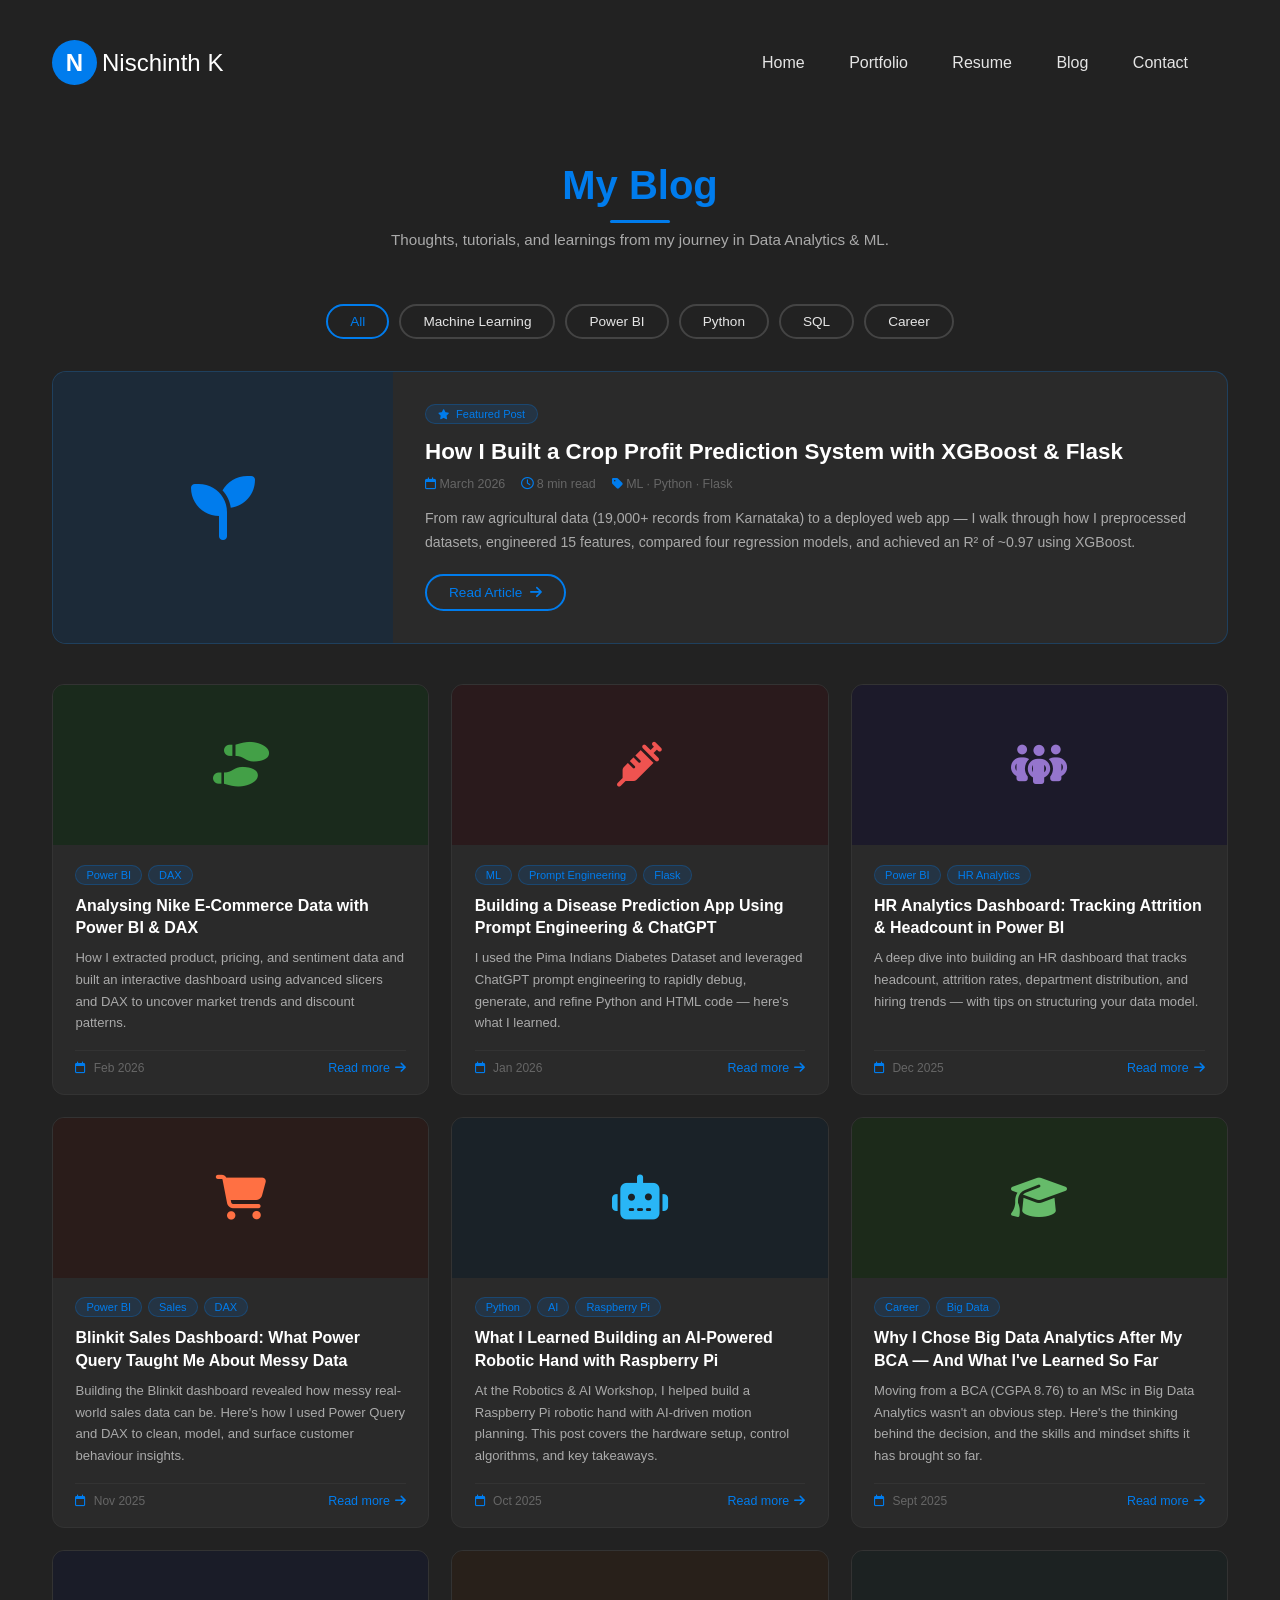
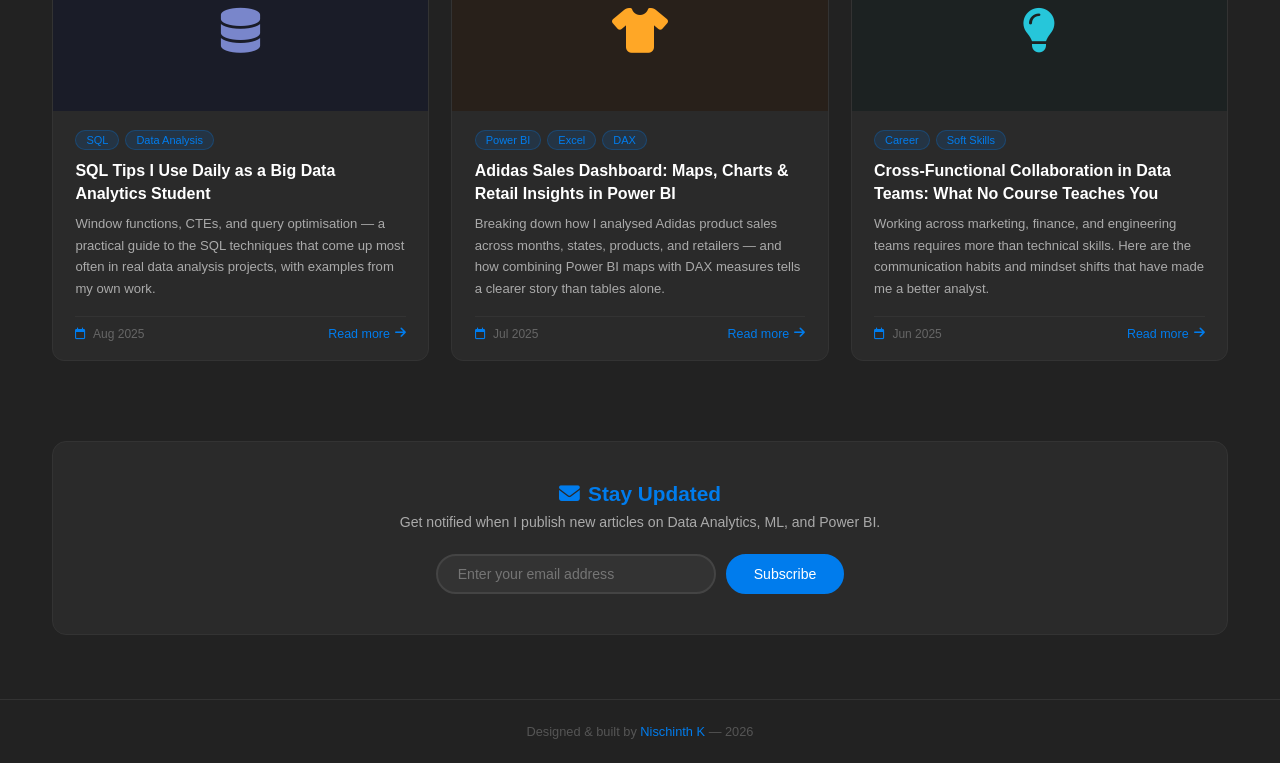
<file: blog/blog.html>
<!DOCTYPE html>
<html lang="en">
<head>
    <meta charset="UTF-8">
    <meta http-equiv="X-UA-Compatible" content="IE=edge">
    <meta name="viewport" content="width=device-width, initial-scale=1.0">
    <title>Blog | Nischinth K</title>
    <link rel="stylesheet" href="https://cdnjs.cloudflare.com/ajax/libs/font-awesome/6.2.1/css/all.min.css">
    <style>
        * {
            box-sizing: border-box;
            padding: 0;
            margin: 0;
            font-family: poppins, sans-serif;
            text-decoration: none;
        }
        body {
            overflow-x: hidden;
            background: #222;
            color: #e5e5e5;
        }
        .wrapper {
            width: 1280px;
            max-width: 95%;
            margin: 0 auto;
            padding: 0 20px;
        }

        /* ── HEADER ── */
        header {
            padding: 40px 0 30px;
            display: flex;
            justify-content: space-between;
            align-items: center;
            flex-wrap: wrap;
        }
        .logo {
            display: inline-flex;
            justify-content: center;
            align-items: center;
        }
        .logo-icon {
            height: 45px;
            width: 45px;
            background-color: #007ced;
            border-radius: 50%;
            color: #fff;
            font-weight: 700;
            font-size: 1.5rem;
            display: flex;
            align-items: center;
            justify-content: center;
            margin-right: 5px;
            cursor: pointer;
        }
        .logo-text {
            font-size: 24px;
            font-weight: 500;
            color: #fff;
        }
        nav .togglebtn {
            width: 35px;
            height: 35px;
            position: absolute;
            top: 45px;
            right: 3%;
            z-index: 5;
            cursor: pointer;
            display: none;
        }
        nav .togglebtn span {
            display: block;
            background-color: #007ced;
            margin: 5px 0;
            width: 100%;
            height: 3px;
            transition: 0.3s;
            transition-property: transform, opacity;
        }
        nav .navlinks { list-style-type: none; }
        nav .navlinks li { display: inline-block; }
        nav .navlinks li a { color: #e5e5e5; margin-right: 2.5rem; }
        nav .navlinks li a.active-link {
            color: #007ced;
            border-bottom: 2px solid #007ced;
            padding-bottom: 2px;
        }

        /* ── PAGE TITLE ── */
        .page-title {
            text-align: center;
            padding: 3rem 0 1rem;
        }
        .page-title h2 {
            font-size: 2.5rem;
            color: #007ced;
        }
        .page-title p {
            color: #aaa;
            margin-top: 0.5rem;
            font-size: 0.95rem;
        }
        .title-underline {
            width: 60px;
            height: 3px;
            background: #007ced;
            margin: 12px auto 0;
            border-radius: 2px;
        }

        /* ── FILTER BAR ── */
        .filter-bar {
            display: flex;
            justify-content: center;
            gap: 10px;
            flex-wrap: wrap;
            margin: 2.5rem 0 2rem;
        }
        .filter-btn {
            padding: 8px 22px;
            border-radius: 30px;
            border: 2px solid #444;
            background: transparent;
            color: #e5e5e5;
            font-size: 0.85rem;
            cursor: pointer;
            transition: 0.3s;
            font-family: poppins, sans-serif;
        }
        .filter-btn:hover,
        .filter-btn.active {
            border-color: #007ced;
            color: #007ced;
        }

        /* ── FEATURED POST ── */
        .featured-post {
            background: #2a2a2a;
            border-radius: 14px;
            border: 1px solid #007ced44;
            display: flex;
            gap: 0;
            overflow: hidden;
            margin-bottom: 2.5rem;
            transition: border-color 0.3s;
        }
        .featured-post:hover { border-color: #007ced; }
        .featured-thumb {
            width: 340px;
            min-height: 220px;
            flex-shrink: 0;
            display: flex;
            align-items: center;
            justify-content: center;
            font-size: 4rem;
            background: #1c2a38;
            color: #007ced;
        }
        .featured-body {
            padding: 2rem;
            display: flex;
            flex-direction: column;
            justify-content: center;
        }
        .featured-badge {
            display: inline-block;
            font-size: 11px;
            padding: 3px 12px;
            border-radius: 20px;
            background: #007ced22;
            color: #007ced;
            border: 1px solid #007ced44;
            margin-bottom: 12px;
            width: fit-content;
        }
        .featured-body h2 {
            font-size: 1.4rem;
            color: #fff;
            margin-bottom: 10px;
            line-height: 1.4;
        }
        .featured-body p {
            font-size: 0.88rem;
            color: #aaa;
            line-height: 1.7;
            margin-bottom: 1.2rem;
        }
        .post-meta {
            font-size: 0.78rem;
            color: #666;
            display: flex;
            gap: 16px;
            align-items: center;
            margin-bottom: 1rem;
        }
        .post-meta i { color: #007ced; }
        .read-btn {
            display: inline-flex;
            align-items: center;
            gap: 8px;
            padding: 9px 22px;
            border-radius: 30px;
            border: 2px solid #007ced;
            color: #007ced;
            font-size: 0.85rem;
            width: fit-content;
            transition: 0.3s;
            font-family: poppins, sans-serif;
            background: transparent;
            cursor: pointer;
        }
        .read-btn:hover {
            background: #007ced;
            color: #fff;
        }

        /* ── BLOG GRID ── */
        .blog-grid {
            display: grid;
            grid-template-columns: repeat(auto-fill, minmax(290px, 1fr));
            gap: 22px;
            padding-bottom: 5rem;
        }
        .blog-card {
            background: #2a2a2a;
            border-radius: 12px;
            border: 1px solid #333;
            overflow: hidden;
            transition: transform 0.3s, border-color 0.3s;
            display: flex;
            flex-direction: column;
        }
        .blog-card:hover {
            transform: translateY(-6px);
            border-color: #007ced;
        }
        .blog-card.hidden { display: none; }
        .card-thumb-placeholder {
            width: 100%;
            height: 160px;
            display: flex;
            align-items: center;
            justify-content: center;
            font-size: 2.8rem;
        }
        .card-body {
            padding: 1.2rem 1.4rem;
            flex: 1;
            display: flex;
            flex-direction: column;
        }
        .card-tags {
            display: flex;
            flex-wrap: wrap;
            gap: 6px;
            margin-bottom: 10px;
        }
        .tag {
            font-size: 11px;
            padding: 3px 10px;
            border-radius: 20px;
            background: #007ced22;
            color: #007ced;
            border: 1px solid #007ced44;
        }
        .card-body h3 {
            font-size: 1rem;
            font-weight: 600;
            color: #fff;
            margin-bottom: 8px;
            line-height: 1.4;
        }
        .card-body p {
            font-size: 0.82rem;
            color: #aaa;
            line-height: 1.65;
            flex: 1;
            margin-bottom: 1rem;
        }
        .card-footer {
            display: flex;
            justify-content: space-between;
            align-items: center;
            border-top: 1px solid #333;
            padding-top: 10px;
            margin-top: auto;
        }
        .card-date {
            font-size: 0.75rem;
            color: #666;
        }
        .card-date i { color: #007ced; margin-right: 4px; }
        .card-read {
            font-size: 0.78rem;
            color: #007ced;
            display: flex;
            align-items: center;
            gap: 5px;
            transition: gap 0.2s;
            cursor: pointer;
        }
        .card-read:hover { gap: 8px; }

        /* ── NEWSLETTER ── */
        .newsletter {
            background: #2a2a2a;
            border: 1px solid #333;
            border-radius: 14px;
            text-align: center;
            padding: 2.5rem 2rem;
            margin-bottom: 4rem;
        }
        .newsletter h3 {
            color: #007ced;
            font-size: 1.3rem;
            margin-bottom: 8px;
        }
        .newsletter p {
            color: #aaa;
            font-size: 0.88rem;
            margin-bottom: 1.5rem;
        }
        .newsletter-form {
            display: flex;
            justify-content: center;
            gap: 10px;
            flex-wrap: wrap;
        }
        .newsletter-form input {
            padding: 10px 20px;
            border-radius: 30px;
            border: 2px solid #444;
            background: #333;
            color: #e5e5e5;
            font-size: 0.88rem;
            width: 280px;
            font-family: poppins, sans-serif;
            outline: none;
        }
        .newsletter-form input:focus { border-color: #007ced; }
        .newsletter-form button {
            padding: 10px 26px;
            border-radius: 30px;
            border: 2px solid #007ced;
            background: #007ced;
            color: #fff;
            font-size: 0.88rem;
            cursor: pointer;
            font-family: poppins, sans-serif;
            transition: 0.3s;
        }
        .newsletter-form button:hover { background: transparent; color: #007ced; }

        /* ── FOOTER ── */
        footer {
            text-align: center;
            padding: 1.5rem 0;
            color: #555;
            font-size: 0.8rem;
            border-top: 1px solid #333;
        }
        footer span { color: #007ced; }

        /* ── RESPONSIVE ── */
        @media (max-width: 930px) {
            nav .togglebtn { display: initial; }
            .click span { position: absolute; margin-top: 12px; }
            .click span:first-child { transform: rotate(-40deg); }
            .click span:nth-child(2) { opacity: 0; margin: 0; }
            .click span:last-child { transform: rotate(45deg); top: 0; }
            nav .navlinks {
                position: absolute;
                top: 110px;
                right: -100%;
                bottom: 0;
                width: 60%;
                height: 100vh;
                background-color: #222;
                z-index: 3;
                box-shadow: 5px 13px 30px rgba(0,0,0,0.1);
                transition: 0.5s;
                padding: 25px 0;
            }
            nav .navlinks li { display: block; }
            nav .navlinks li a { display: block; margin-bottom: 15px; text-align: center; }
            nav .navlinks.open { right: 0; }
            .featured-post { flex-direction: column; }
            .featured-thumb { width: 100%; min-height: 160px; }
        }
        @media (max-width: 600px) {
            .blog-grid { grid-template-columns: 1fr; }
            .page-title h2 { font-size: 1.8rem; }
        }
    </style>
</head>
<body>

<div class="wrapper">

    <!-- Header -->
    <header>
        <div class="logo">
            <div class="logo-icon">N</div>
            <div class="logo-text">Nischinth K</div>
        </div>
        <nav>
            <div class="togglebtn">
                <span></span><span></span><span></span>
            </div>
            <ul class="navlinks">
                    <li><a href="C:\Users\Nischinth\others\Animated-Dark-Portfolio-main\Animated-Dark-Portfolio-main\index.html">Home</a></li>
                    <li><a href="C:\Users\Nischinth\others\Animated-Dark-Portfolio-main\Animated-Dark-Portfolio-main\portfolio\portfolio.html">Portfolio</a></li>
                    <li><a href="C:\Users\Nischinth\others\Animated-Dark-Portfolio-main\Animated-Dark-Portfolio-main\resume\Nischinth Resume.pdf" target="_blank">Resume</a></li>
                    <li><a href="C:\Users\Nischinth\others\Animated-Dark-Portfolio-main\Animated-Dark-Portfolio-main\blog\blog.html">Blog</a></li>
                    <li><a href="C:\Users\Nischinth\others\Animated-Dark-Portfolio-main\Animated-Dark-Portfolio-main\contact\contact.html">Contact</a></li> <!-- ✅ FIXED -->
                </ul>
        </nav>
    </header>

    <!-- Page Title -->
    <div class="page-title">
        <h2>My Blog</h2>
        <div class="title-underline"></div>
        <p>Thoughts, tutorials, and learnings from my journey in Data Analytics &amp; ML.</p>
    </div>

    <!-- Filter Bar -->
    <div class="filter-bar">
        <button class="filter-btn active" data-filter="all">All</button>
        <button class="filter-btn" data-filter="ml">Machine Learning</button>
        <button class="filter-btn" data-filter="powerbi">Power BI</button>
        <button class="filter-btn" data-filter="python">Python</button>
        <button class="filter-btn" data-filter="sql">SQL</button>
        <button class="filter-btn" data-filter="career">Career</button>
    </div>

    <!-- Featured Post -->
    <div class="featured-post" data-tags="ml python">
        <div class="featured-thumb"><i class="fa-solid fa-seedling"></i></div>
        <div class="featured-body">
            <span class="featured-badge"><i class="fa-solid fa-star" style="font-size:10px;margin-right:4px;"></i> Featured Post</span>
            <h2>How I Built a Crop Profit Prediction System with XGBoost &amp; Flask</h2>
            <div class="post-meta">
                <span><i class="fa-regular fa-calendar"></i> March 2026</span>
                <span><i class="fa-regular fa-clock"></i> 8 min read</span>
                <span><i class="fa-solid fa-tag"></i> ML · Python · Flask</span>
            </div>
            <p>From raw agricultural data (19,000+ records from Karnataka) to a deployed web app — I walk through how I preprocessed datasets, engineered 15 features, compared four regression models, and achieved an R² of ~0.97 using XGBoost.</p>
            <a href="#" class="read-btn">Read Article <i class="fa-solid fa-arrow-right"></i></a>
        </div>
    </div>

    <!-- Blog Grid -->
    <div class="blog-grid" id="blogGrid">

        <div class="blog-card" data-tags="powerbi sql">
            <div class="card-thumb-placeholder" style="background:#1a2a1c; color:#43a047;">
                <i class="fa-solid fa-shoe-prints"></i>
            </div>
            <div class="card-body">
                <div class="card-tags">
                    <span class="tag">Power BI</span>
                    <span class="tag">DAX</span>
                </div>
                <h3>Analysing Nike E-Commerce Data with Power BI &amp; DAX</h3>
                <p>How I extracted product, pricing, and sentiment data and built an interactive dashboard using advanced slicers and DAX to uncover market trends and discount patterns.</p>
                <div class="card-footer">
                    <span class="card-date"><i class="fa-regular fa-calendar"></i> Feb 2026</span>
                    <span class="card-read">Read more <i class="fa-solid fa-arrow-right"></i></span>
                </div>
            </div>
        </div>

        <div class="blog-card" data-tags="ml python">
            <div class="card-thumb-placeholder" style="background:#2a1a1c; color:#ef5350;">
                <i class="fa-solid fa-syringe"></i>
            </div>
            <div class="card-body">
                <div class="card-tags">
                    <span class="tag">ML</span>
                    <span class="tag">Prompt Engineering</span>
                    <span class="tag">Flask</span>
                </div>
                <h3>Building a Disease Prediction App Using Prompt Engineering &amp; ChatGPT</h3>
                <p>I used the Pima Indians Diabetes Dataset and leveraged ChatGPT prompt engineering to rapidly debug, generate, and refine Python and HTML code — here's what I learned.</p>
                <div class="card-footer">
                    <span class="card-date"><i class="fa-regular fa-calendar"></i> Jan 2026</span>
                    <span class="card-read">Read more <i class="fa-solid fa-arrow-right"></i></span>
                </div>
            </div>
        </div>

        <div class="blog-card" data-tags="powerbi">
            <div class="card-thumb-placeholder" style="background:#1c1a2a; color:#9575cd;">
                <i class="fa-solid fa-people-group"></i>
            </div>
            <div class="card-body">
                <div class="card-tags">
                    <span class="tag">Power BI</span>
                    <span class="tag">HR Analytics</span>
                </div>
                <h3>HR Analytics Dashboard: Tracking Attrition &amp; Headcount in Power BI</h3>
                <p>A deep dive into building an HR dashboard that tracks headcount, attrition rates, department distribution, and hiring trends — with tips on structuring your data model.</p>
                <div class="card-footer">
                    <span class="card-date"><i class="fa-regular fa-calendar"></i> Dec 2025</span>
                    <span class="card-read">Read more <i class="fa-solid fa-arrow-right"></i></span>
                </div>
            </div>
        </div>

        <div class="blog-card" data-tags="powerbi sql">
            <div class="card-thumb-placeholder" style="background:#2a1c1a; color:#ff7043;">
                <i class="fa-solid fa-cart-shopping"></i>
            </div>
            <div class="card-body">
                <div class="card-tags">
                    <span class="tag">Power BI</span>
                    <span class="tag">Sales</span>
                    <span class="tag">DAX</span>
                </div>
                <h3>Blinkit Sales Dashboard: What Power Query Taught Me About Messy Data</h3>
                <p>Building the Blinkit dashboard revealed how messy real-world sales data can be. Here's how I used Power Query and DAX to clean, model, and surface customer behaviour insights.</p>
                <div class="card-footer">
                    <span class="card-date"><i class="fa-regular fa-calendar"></i> Nov 2025</span>
                    <span class="card-read">Read more <i class="fa-solid fa-arrow-right"></i></span>
                </div>
            </div>
        </div>

        <div class="blog-card" data-tags="python">
            <div class="card-thumb-placeholder" style="background:#1a2228; color:#29b6f6;">
                <i class="fa-solid fa-robot"></i>
            </div>
            <div class="card-body">
                <div class="card-tags">
                    <span class="tag">Python</span>
                    <span class="tag">AI</span>
                    <span class="tag">Raspberry Pi</span>
                </div>
                <h3>What I Learned Building an AI-Powered Robotic Hand with Raspberry Pi</h3>
                <p>At the Robotics &amp; AI Workshop, I helped build a Raspberry Pi robotic hand with AI-driven motion planning. This post covers the hardware setup, control algorithms, and key takeaways.</p>
                <div class="card-footer">
                    <span class="card-date"><i class="fa-regular fa-calendar"></i> Oct 2025</span>
                    <span class="card-read">Read more <i class="fa-solid fa-arrow-right"></i></span>
                </div>
            </div>
        </div>

        <div class="blog-card" data-tags="career">
            <div class="card-thumb-placeholder" style="background:#1c2a1a; color:#66bb6a;">
                <i class="fa-solid fa-graduation-cap"></i>
            </div>
            <div class="card-body">
                <div class="card-tags">
                    <span class="tag">Career</span>
                    <span class="tag">Big Data</span>
                </div>
                <h3>Why I Chose Big Data Analytics After My BCA — And What I've Learned So Far</h3>
                <p>Moving from a BCA (CGPA 8.76) to an MSc in Big Data Analytics wasn't an obvious step. Here's the thinking behind the decision, and the skills and mindset shifts it has brought so far.</p>
                <div class="card-footer">
                    <span class="card-date"><i class="fa-regular fa-calendar"></i> Sept 2025</span>
                    <span class="card-read">Read more <i class="fa-solid fa-arrow-right"></i></span>
                </div>
            </div>
        </div>

        <div class="blog-card" data-tags="sql">
            <div class="card-thumb-placeholder" style="background:#1a1c28; color:#7986cb;">
                <i class="fa-solid fa-database"></i>
            </div>
            <div class="card-body">
                <div class="card-tags">
                    <span class="tag">SQL</span>
                    <span class="tag">Data Analysis</span>
                </div>
                <h3>SQL Tips I Use Daily as a Big Data Analytics Student</h3>
                <p>Window functions, CTEs, and query optimisation — a practical guide to the SQL techniques that come up most often in real data analysis projects, with examples from my own work.</p>
                <div class="card-footer">
                    <span class="card-date"><i class="fa-regular fa-calendar"></i> Aug 2025</span>
                    <span class="card-read">Read more <i class="fa-solid fa-arrow-right"></i></span>
                </div>
            </div>
        </div>

        <div class="blog-card" data-tags="powerbi sql">
            <div class="card-thumb-placeholder" style="background:#28201a; color:#ffa726;">
                <i class="fa-solid fa-shirt"></i>
            </div>
            <div class="card-body">
                <div class="card-tags">
                    <span class="tag">Power BI</span>
                    <span class="tag">Excel</span>
                    <span class="tag">DAX</span>
                </div>
                <h3>Adidas Sales Dashboard: Maps, Charts &amp; Retail Insights in Power BI</h3>
                <p>Breaking down how I analysed Adidas product sales across months, states, products, and retailers — and how combining Power BI maps with DAX measures tells a clearer story than tables alone.</p>
                <div class="card-footer">
                    <span class="card-date"><i class="fa-regular fa-calendar"></i> Jul 2025</span>
                    <span class="card-read">Read more <i class="fa-solid fa-arrow-right"></i></span>
                </div>
            </div>
        </div>

        <div class="blog-card" data-tags="career">
            <div class="card-thumb-placeholder" style="background:#1c2222; color:#26c6da;">
                <i class="fa-solid fa-lightbulb"></i>
            </div>
            <div class="card-body">
                <div class="card-tags">
                    <span class="tag">Career</span>
                    <span class="tag">Soft Skills</span>
                </div>
                <h3>Cross-Functional Collaboration in Data Teams: What No Course Teaches You</h3>
                <p>Working across marketing, finance, and engineering teams requires more than technical skills. Here are the communication habits and mindset shifts that have made me a better analyst.</p>
                <div class="card-footer">
                    <span class="card-date"><i class="fa-regular fa-calendar"></i> Jun 2025</span>
                    <span class="card-read">Read more <i class="fa-solid fa-arrow-right"></i></span>
                </div>
            </div>
        </div>

    </div>

    <!-- Newsletter -->
    <div class="newsletter">
        <h3><i class="fa-solid fa-envelope" style="margin-right:8px;"></i>Stay Updated</h3>
        <p>Get notified when I publish new articles on Data Analytics, ML, and Power BI.</p>
        <div class="newsletter-form">
            <input type="email" placeholder="Enter your email address">
            <button>Subscribe</button>
        </div>
    </div>

</div>

<footer>
    <p>Designed &amp; built by <span>Nischinth K</span> &mdash; 2026</p>
</footer>

<script>
    var togglebtn = document.querySelector(".togglebtn");
    var navLinks  = document.querySelector(".navlinks");

    togglebtn.addEventListener("click", function () {
        this.classList.toggle("click");
        navLinks.classList.toggle("open");
    });

    var filterBtns = document.querySelectorAll(".filter-btn");
    var cards      = document.querySelectorAll(".blog-card");

    filterBtns.forEach(function (btn) {
        btn.addEventListener("click", function () {
            filterBtns.forEach(function (b) { b.classList.remove("active"); });
            this.classList.add("active");
            var filter = this.getAttribute("data-filter");
            cards.forEach(function (card) {
                if (filter === "all") {
                    card.classList.remove("hidden");
                } else {
                    var tags = card.getAttribute("data-tags");
                    if (tags && tags.includes(filter)) {
                        card.classList.remove("hidden");
                    } else {
                        card.classList.add("hidden");
                    }
                }
            });
        });
    });
</script>

</body>
</html>
</file>
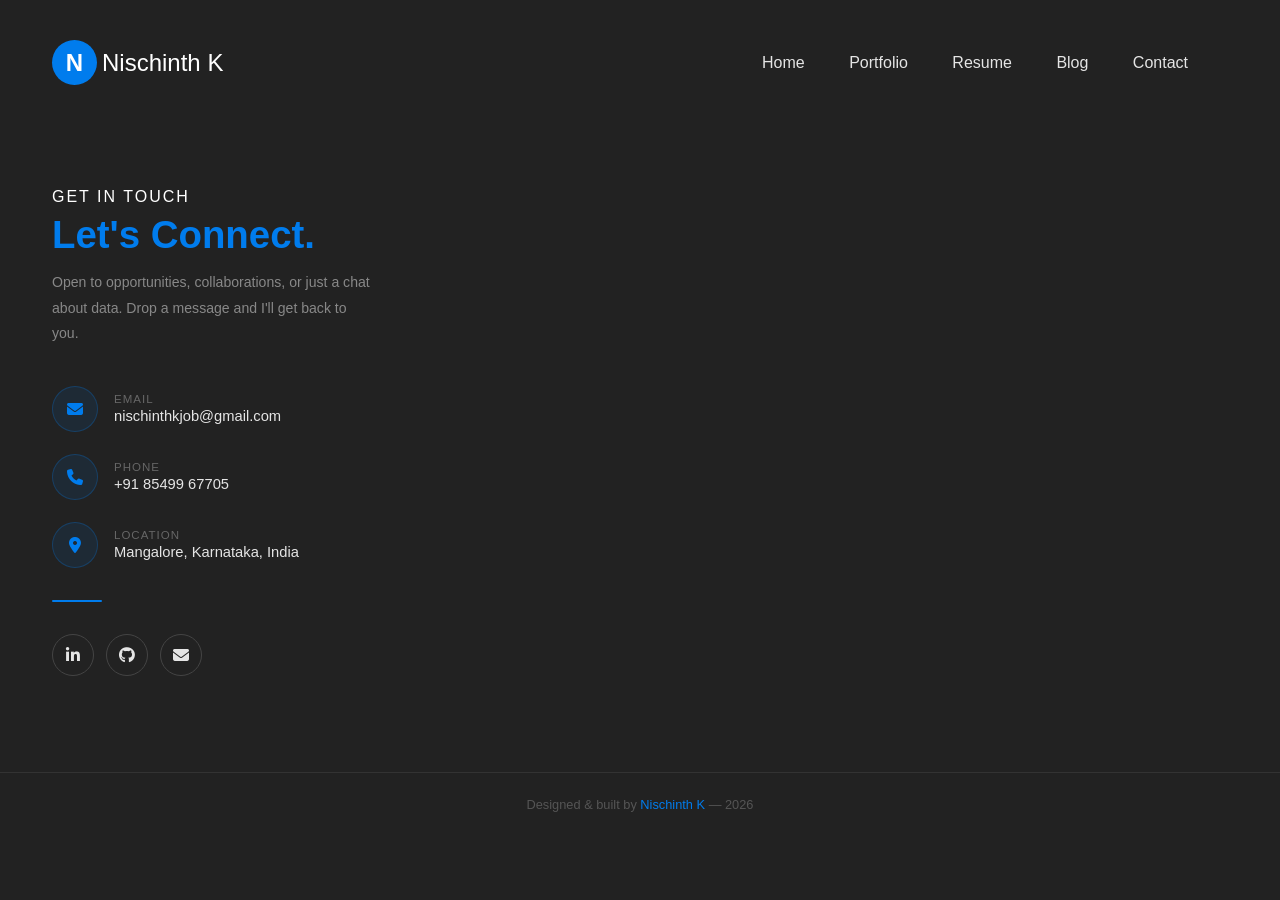
<file: contact/contact.html>
<!DOCTYPE html>
<html lang="en">
<head>
    <meta charset="UTF-8">
    <meta http-equiv="X-UA-Compatible" content="IE=edge">
    <meta name="viewport" content="width=device-width, initial-scale=1.0">
    <title>Contact | Nischinth K</title>
    <link rel="stylesheet" href="https://cdnjs.cloudflare.com/ajax/libs/font-awesome/6.2.1/css/all.min.css">
    <style>
        * {
            box-sizing: border-box;
            padding: 0;
            margin: 0;
            font-family: poppins, sans-serif;
            text-decoration: none;
        }
        body {
            overflow-x: hidden;
            background: #222;
            color: #e5e5e5;
            min-height: 100vh;
        }
        .wrapper {
            width: 1280px;
            max-width: 95%;
            margin: 0 auto;
            padding: 0 20px;
        }

        /* ── HEADER ── */
        header {
            padding: 40px 0 30px;
            display: flex;
            justify-content: space-between;
            align-items: center;
            flex-wrap: wrap;
        }
        .logo {
            display: inline-flex;
            align-items: center;
        }
        .logo-icon {
            height: 45px;
            width: 45px;
            background-color: #007ced;
            border-radius: 50%;
            color: #fff;
            font-weight: 700;
            font-size: 1.5rem;
            display: flex;
            align-items: center;
            justify-content: center;
            margin-right: 5px;
            cursor: pointer;
        }
        .logo-text {
            font-size: 24px;
            font-weight: 500;
            color: #fff;
        }
        nav .togglebtn {
            width: 35px;
            height: 35px;
            position: absolute;
            top: 45px;
            right: 3%;
            z-index: 5;
            cursor: pointer;
            display: none;
        }
        nav .togglebtn span {
            display: block;
            background-color: #007ced;
            margin: 5px 0;
            width: 100%;
            height: 3px;
            transition: 0.3s;
            transition-property: transform, opacity;
        }
        nav .navlinks { list-style-type: none; }
        nav .navlinks li { display: inline-block; }
        nav .navlinks li a { color: #e5e5e5; margin-right: 2.5rem; }
        nav .navlinks li a.active-link {
            color: #007ced;
            border-bottom: 2px solid #007ced;
            padding-bottom: 2px;
        }

        /* ── CONTACT LAYOUT ── */
        .contact-section {
            display: flex;
            align-items: flex-start;
            gap: 60px;
            padding: 4rem 0 6rem;
        }

        /* ── LEFT INFO ── */
        .contact-info {
            flex: 1;
            padding-top: 0.5rem;
        }
        .contact-info h2 {
            font-size: 2.4rem;
            color: #007ced;
            line-height: 1.2;
            margin-bottom: 12px;
        }
        .contact-info h2 span {
            color: #fff;
            font-size: 1rem;
            font-weight: 400;
            display: block;
            margin-bottom: 6px;
            letter-spacing: 2px;
            text-transform: uppercase;
        }
        .contact-info p {
            color: #888;
            font-size: 0.88rem;
            line-height: 1.8;
            margin-bottom: 2.5rem;
            max-width: 320px;
        }

        .info-item {
            display: flex;
            align-items: center;
            gap: 16px;
            margin-bottom: 22px;
        }
        .info-icon {
            width: 46px;
            height: 46px;
            border-radius: 50%;
            background: #007ced18;
            border: 1.5px solid #007ced44;
            display: flex;
            align-items: center;
            justify-content: center;
            color: #007ced;
            font-size: 1rem;
            flex-shrink: 0;
        }
        .info-text label {
            display: block;
            font-size: 0.72rem;
            color: #666;
            text-transform: uppercase;
            letter-spacing: 1px;
            margin-bottom: 2px;
        }
        .info-text a,
        .info-text span {
            font-size: 0.92rem;
            color: #e5e5e5;
            transition: color 0.2s;
        }
        .info-text a:hover { color: #007ced; }

        .divider {
            width: 50px;
            height: 2px;
            background: #007ced;
            border-radius: 2px;
            margin: 2rem 0;
        }

        .socials {
            display: flex;
            gap: 12px;
        }
        .social-btn {
            width: 42px;
            height: 42px;
            border-radius: 50%;
            border: 1.5px solid #444;
            display: flex;
            align-items: center;
            justify-content: center;
            color: #e5e5e5;
            font-size: 1rem;
            transition: 0.3s;
        }
        .social-btn:hover {
            border-color: #007ced;
            color: #007ced;
            transform: rotate(360deg);
        }

        /* ── RIGHT FORM ── */
        .contact-form-wrap {
            flex: 1.1;
            background: #2a2a2a;
            border-radius: 16px;
            border: 1px solid #333;
            padding: 2.5rem;
        }
        .form-row {
            display: grid;
            grid-template-columns: 1fr 1fr;
            gap: 16px;
        }
        .form-group {
            margin-bottom: 20px;
            display: flex;
            flex-direction: column;
        }
        .form-group label {
            font-size: 0.75rem;
            color: #888;
            text-transform: uppercase;
            letter-spacing: 1px;
            margin-bottom: 8px;
        }
        .form-group input,
        .form-group textarea {
            background: #222;
            border: 1.5px solid #333;
            border-radius: 8px;
            padding: 12px 16px;
            color: #e5e5e5;
            font-size: 0.88rem;
            font-family: poppins, sans-serif;
            outline: none;
            transition: border-color 0.3s;
            resize: none;
        }
        .form-group input:focus,
        .form-group textarea:focus {
            border-color: #007ced;
        }
        .form-group input::placeholder,
        .form-group textarea::placeholder {
            color: #555;
        }

        .submit-btn {
            width: 100%;
            padding: 14px;
            border-radius: 30px;
            border: 2px solid #007ced;
            background: #007ced;
            color: #fff;
            font-size: 0.95rem;
            font-family: poppins, sans-serif;
            cursor: pointer;
            display: flex;
            align-items: center;
            justify-content: center;
            gap: 10px;
            transition: 0.3s;
            margin-top: 4px;
        }
        .submit-btn:hover {
            background: transparent;
            color: #007ced;
        }

        /* success state */
        .success-msg {
            display: none;
            text-align: center;
            padding: 2rem 0;
        }
        .success-msg .checkmark {
            width: 60px;
            height: 60px;
            border-radius: 50%;
            background: #007ced18;
            border: 2px solid #007ced;
            display: flex;
            align-items: center;
            justify-content: center;
            font-size: 1.5rem;
            color: #007ced;
            margin: 0 auto 1rem;
        }
        .success-msg h3 { color: #fff; margin-bottom: 6px; }
        .success-msg p  { color: #888; font-size: 0.85rem; }

        /* ── FOOTER ── */
        footer {
            text-align: center;
            padding: 1.5rem 0;
            color: #555;
            font-size: 0.8rem;
            border-top: 1px solid #333;
        }
        footer span { color: #007ced; }

        /* ── RESPONSIVE ── */
        @media (max-width: 930px) {
            nav .togglebtn { display: initial; }
            .click span { position: absolute; margin-top: 12px; }
            .click span:first-child { transform: rotate(-40deg); }
            .click span:nth-child(2) { opacity: 0; margin: 0; }
            .click span:last-child { transform: rotate(45deg); top: 0; }
            nav .navlinks {
                position: absolute;
                top: 110px; right: -100%;
                bottom: 0; width: 60%; height: 100vh;
                background-color: #222; z-index: 3;
                box-shadow: 5px 13px 30px rgba(0,0,0,0.1);
                transition: 0.5s; padding: 25px 0;
            }
            nav .navlinks li { display: block; }
            nav .navlinks li a { display: block; margin-bottom: 15px; text-align: center; }
            nav .navlinks.open { right: 0; }
            .contact-section { flex-direction: column; gap: 36px; padding: 3rem 0 4rem; }
            .contact-info p { max-width: 100%; }
        }
        @media (max-width: 560px) {
            .form-row { grid-template-columns: 1fr; }
            .contact-form-wrap { padding: 1.6rem; }
        }
    </style>
</head>
<body>

<div class="wrapper">

    <!-- Header -->
    <header>
        <div class="logo">
            <div class="logo-icon">N</div>
            <div class="logo-text">Nischinth K</div>
        </div>
        <nav>
            <div class="togglebtn">
                <span></span><span></span><span></span>
            </div>
            <ul class="navlinks">
                    <li><a href="C:\Users\Nischinth\others\Animated-Dark-Portfolio-main\Animated-Dark-Portfolio-main\index.html">Home</a></li>
                    <li><a href="C:\Users\Nischinth\others\Animated-Dark-Portfolio-main\Animated-Dark-Portfolio-main\portfolio\portfolio.html">Portfolio</a></li>
                    <li><a href="C:\Users\Nischinth\others\Animated-Dark-Portfolio-main\Animated-Dark-Portfolio-main\resume\Nischinth Resume.pdf" target="_blank">Resume</a></li>
                    <li><a href="C:\Users\Nischinth\others\Animated-Dark-Portfolio-main\Animated-Dark-Portfolio-main\blog\blog.html">Blog</a></li>
                    <li><a href="C:\Users\Nischinth\others\Animated-Dark-Portfolio-main\Animated-Dark-Portfolio-main\contact\contact.html">Contact</a></li> <!-- ✅ FIXED -->
                </ul>
        </nav>
    </header>

    <!-- Contact Section -->
    <div class="contact-section">

        <!-- Left: Info -->
        <div class="contact-info">
            <h2>
                <span>Get in touch</span>
                Let's Connect.
            </h2>
            <p>Open to opportunities, collaborations, or just a chat about data. Drop a message and I'll get back to you.</p>

            <div class="info-item">
                <div class="info-icon"><i class="fa-solid fa-envelope"></i></div>
                <div class="info-text">
                    <label>Email</label>
                    <a href="mailto:nischinthkjob@gmail.com">nischinthkjob@gmail.com</a>
                </div>
            </div>

            <div class="info-item">
                <div class="info-icon"><i class="fa-solid fa-phone"></i></div>
                <div class="info-text">
                    <label>Phone</label>
                    <a href="tel:+918549967705">+91 85499 67705</a>
                </div>
            </div>

            <div class="info-item">
                <div class="info-icon"><i class="fa-solid fa-location-dot"></i></div>
                <div class="info-text">
                    <label>Location</label>
                    <span>Mangalore, Karnataka, India</span>
                </div>
            </div>

            <div class="divider"></div>

            <div class="socials">
                <a href="https://www.linkedin.com/in/nischinth-k-510918263/" class="social-btn" target="_blank">
                    <i class="fa-brands fa-linkedin-in"></i>
                </a>
                <a href="https://github.com/nischinthk27?tab=repositories" class="social-btn" target="_blank">
                    <i class="fa-brands fa-github"></i>
                </a>
                <a href="mailto:nischinthkjob@gmail.com" class="social-btn">
                    <i class="fa-solid fa-envelope"></i>
                </a>
            </div>
        </div>

        
    </div>
</div>

<footer>
    <p>Designed &amp; built by <span>Nischinth K</span> &mdash; 2026</p>
</footer>

<script>
    var togglebtn = document.querySelector(".togglebtn");
    var navLinks  = document.querySelector(".navlinks");
    togglebtn.addEventListener("click", function () {
        this.classList.toggle("click");
        navLinks.classList.toggle("open");
    });

    function handleSubmit() {
        var fname   = document.getElementById("fname").value.trim();
        var email   = document.getElementById("email").value.trim();
        var message = document.getElementById("message").value.trim();

        if (!fname || !email || !message) {
            alert("Please fill in your name, email, and message.");
            return;
        }

        // swap to Formspree or EmailJS here — for now shows success UI
        document.getElementById("contactForm").style.display = "none";
        document.getElementById("successMsg").style.display  = "block";
    }
</script>

</body>
</html>
</file>
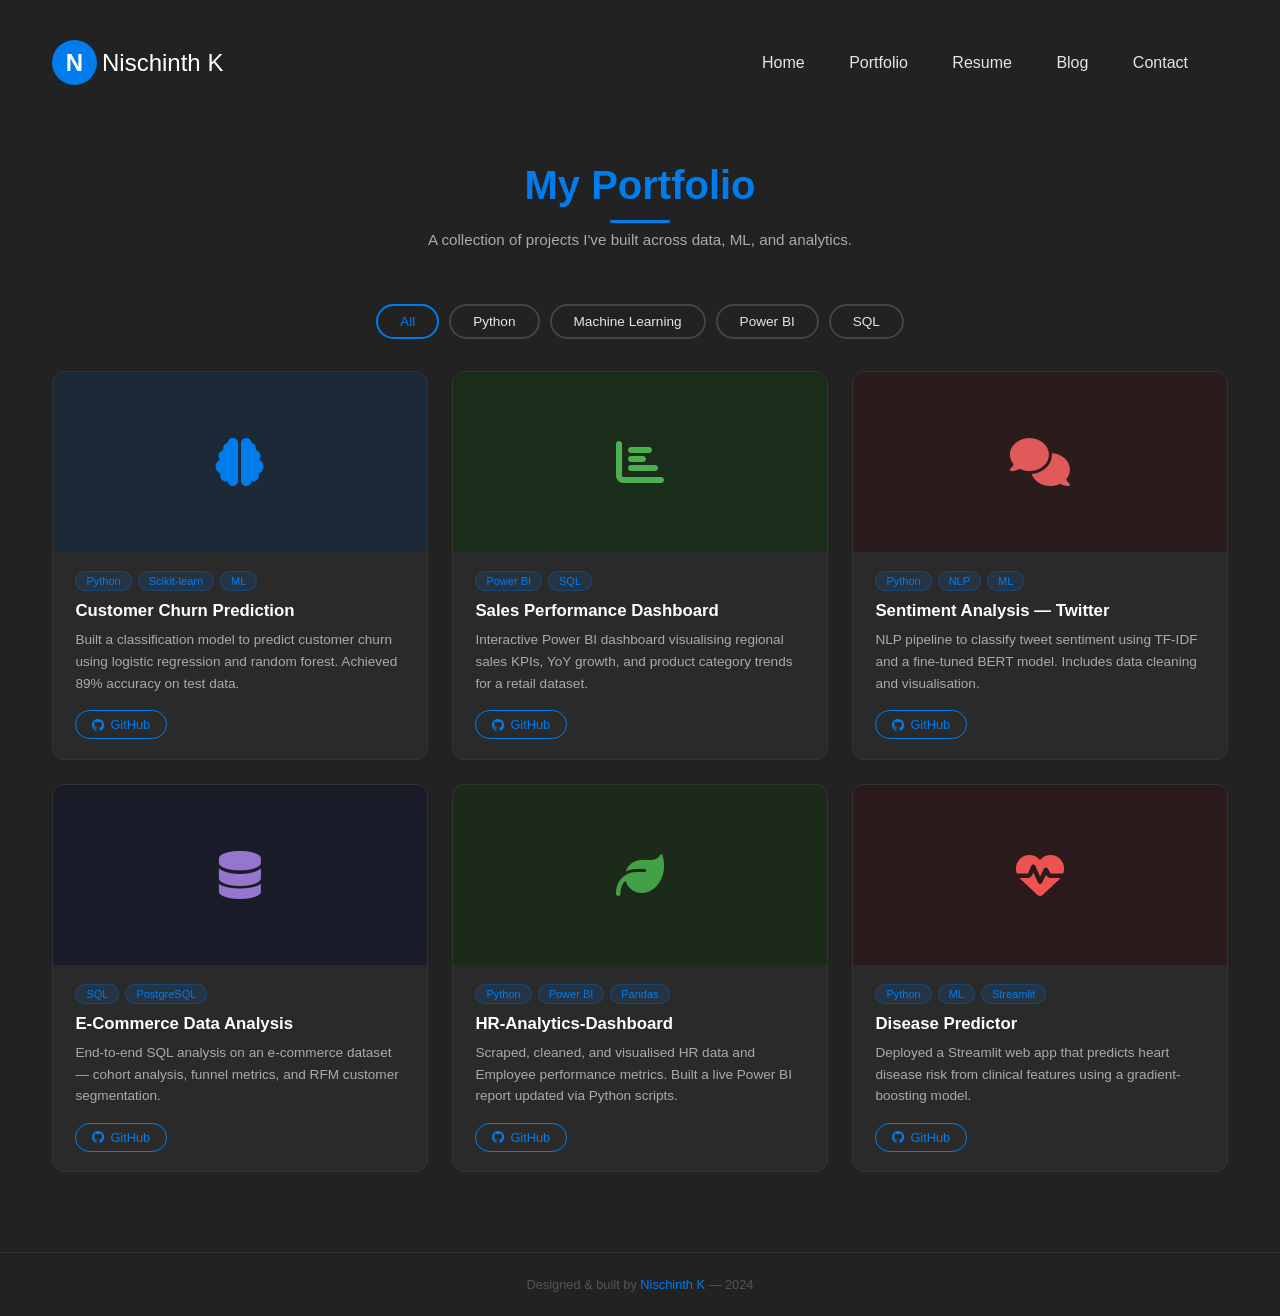
<file: portfolio/portfolio.html>
<!DOCTYPE html>
<html lang="en">
<head>
    <meta charset="UTF-8">
    <meta http-equiv="X-UA-Compatible" content="IE=edge">
    <meta name="viewport" content="width=device-width, initial-scale=1.0">
    <title>Portfolio | Nischinth K</title>

    <!-- Font Awesome -->
    <link rel="stylesheet" href="https://cdnjs.cloudflare.com/ajax/libs/font-awesome/6.2.1/css/all.min.css">

    <style>
        * {
            box-sizing: border-box;
            padding: 0;
            margin: 0;
            font-family: poppins, sans-serif;
            text-decoration: none;
        }
        body {
            overflow-x: hidden;
            background: #222;
            color: #e5e5e5;
        }
        .wrapper {
            width: 1280px;
            max-width: 95%;
            margin: 0 auto;
            padding: 0 20px;
        }

        /* ── HEADER (same as index) ── */
        header {
            padding: 40px 0 30px;
            display: flex;
            justify-content: space-between;
            align-items: center;
            flex-wrap: wrap;
        }
        .logo {
            display: inline-flex;
            justify-content: center;
            align-items: center;
        }
        .logo-icon {
            height: 45px;
            width: 45px;
            background-color: #007ced;
            border-radius: 50%;
            color: #fff;
            font-weight: 700;
            font-size: 1.5rem;
            display: flex;
            align-items: center;
            justify-content: center;
            margin-right: 5px;
            cursor: pointer;
        }
        .logo-text {
            font-size: 24px;
            font-weight: 500;
            color: #fff;
        }
        nav .togglebtn {
            width: 35px;
            height: 35px;
            position: absolute;
            top: 45px;
            right: 3%;
            z-index: 5;
            cursor: pointer;
            display: none;
        }
        nav .togglebtn span {
            display: block;
            background-color: #007ced;
            margin: 5px 0;
            width: 100%;
            height: 3px;
            transition: 0.3s;
            transition-property: transform, opacity;
        }
        nav .navlinks {
            list-style-type: none;
        }
        nav .navlinks li {
            display: inline-block;
        }
        nav .navlinks li a {
            color: #e5e5e5;
            margin-right: 2.5rem;
        }
        nav .navlinks li a.active-link {
            color: #007ced;
            border-bottom: 2px solid #007ced;
            padding-bottom: 2px;
        }

        /* ── PAGE TITLE ── */
        .page-title {
            text-align: center;
            padding: 3rem 0 1rem;
        }
        .page-title h2 {
            font-size: 2.5rem;
            color: #007ced;
        }
        .page-title p {
            color: #aaa;
            margin-top: 0.5rem;
            font-size: 0.95rem;
        }
        .title-underline {
            width: 60px;
            height: 3px;
            background: #007ced;
            margin: 12px auto 0;
            border-radius: 2px;
        }

        /* ── FILTER BUTTONS ── */
        .filter-bar {
            display: flex;
            justify-content: center;
            gap: 10px;
            flex-wrap: wrap;
            margin: 2.5rem 0 2rem;
        }
        .filter-btn {
            padding: 8px 22px;
            border-radius: 30px;
            border: 2px solid #444;
            background: transparent;
            color: #e5e5e5;
            font-size: 0.85rem;
            cursor: pointer;
            transition: 0.3s;
            font-family: poppins, sans-serif;
        }
        .filter-btn:hover,
        .filter-btn.active {
            border-color: #007ced;
            color: #007ced;
        }

        /* ── PROJECT GRID ── */
        .projects-grid {
            display: grid;
            grid-template-columns: repeat(auto-fill, minmax(300px, 1fr));
            gap: 24px;
            padding-bottom: 5rem;
        }
        .project-card {
            background: #2a2a2a;
            border-radius: 12px;
            border: 1px solid #333;
            overflow: hidden;
            transition: transform 0.3s, border-color 0.3s;
        }
        .project-card:hover {
            transform: translateY(-6px);
            border-color: #007ced;
        }
        .card-thumb {
            width: 100%;
            height: 180px;
            object-fit: cover;
            display: block;
            background: #1a1a1a;
        }
        .card-thumb-placeholder {
            width: 100%;
            height: 180px;
            display: flex;
            align-items: center;
            justify-content: center;
            font-size: 3rem;
            background: #1c2a38;
            color: #007ced;
        }
        .card-body {
            padding: 1.2rem 1.4rem;
        }
        .card-tags {
            display: flex;
            flex-wrap: wrap;
            gap: 6px;
            margin-bottom: 10px;
        }
        .tag {
            font-size: 11px;
            padding: 3px 10px;
            border-radius: 20px;
            background: #007ced22;
            color: #007ced;
            border: 1px solid #007ced44;
        }
        .card-body h3 {
            font-size: 1.05rem;
            font-weight: 600;
            color: #fff;
            margin-bottom: 8px;
        }
        .card-body p {
            font-size: 0.85rem;
            color: #aaa;
            line-height: 1.6;
            margin-bottom: 1rem;
        }
        .card-links {
            display: flex;
            gap: 10px;
        }
        .card-link {
            font-size: 0.8rem;
            padding: 6px 16px;
            border-radius: 30px;
            border: 1.5px solid #444;
            color: #e5e5e5;
            display: inline-flex;
            align-items: center;
            gap: 6px;
            transition: 0.3s;
        }
        .card-link:hover {
            border-color: #007ced;
            color: #007ced;
        }
        .card-link.primary {
            border-color: #007ced;
            color: #007ced;
        }

        /* ── HIDDEN STATE ── */
        .project-card.hidden {
            display: none;
        }

        /* ── FOOTER ── */
        footer {
            text-align: center;
            padding: 1.5rem 0;
            color: #555;
            font-size: 0.8rem;
            border-top: 1px solid #333;
        }
        footer span {
            color: #007ced;
        }

        /* ── RESPONSIVE ── */
        @media (max-width: 930px) {
            nav .togglebtn { display: initial; }
            .click span { position: absolute; margin-top: 12px; }
            .click span:first-child { transform: rotate(-40deg); }
            .click span:nth-child(2) { opacity: 0; margin: 0; }
            .click span:last-child { transform: rotate(45deg); top: 0; }
            nav .navlinks {
                position: absolute;
                top: 110px;
                right: -100%;
                bottom: 0;
                width: 60%;
                height: 100vh;
                background-color: #222;
                z-index: 3;
                box-shadow: 5px 13px 30px rgba(0,0,0,0.1);
                transition: 0.5s;
                padding: 25px 0;
            }
            nav .navlinks li { display: block; }
            nav .navlinks li a { display: block; margin-bottom: 15px; text-align: center; }
            nav .navlinks.open { right: 0; }
        }
        @media (max-width: 600px) {
            .projects-grid { grid-template-columns: 1fr; }
            .page-title h2 { font-size: 1.8rem; }
        }
    </style>
</head>
<body>

<div class="wrapper">
    <header>
        <div class="logo">
            <div class="logo-icon">N</div>
            <div class="logo-text">Nischinth K</div>
        </div>

        <nav>
            <div class="togglebtn">
                <span></span>
                <span></span>
                <span></span>
            </div>

            <ul class="navlinks">
                    <li><a href="C:\Users\Nischinth\others\Animated-Dark-Portfolio-main\Animated-Dark-Portfolio-main\index.html">Home</a></li>
                    <li><a href="C:\Users\Nischinth\others\Animated-Dark-Portfolio-main\Animated-Dark-Portfolio-main\portfolio\portfolio.html">Portfolio</a></li>
                    <li><a href="C:\Users\Nischinth\others\Animated-Dark-Portfolio-main\Animated-Dark-Portfolio-main\resume\Nischinth Resume.pdf" target="_blank">Resume</a></li>
                    <li><a href="C:\Users\Nischinth\others\Animated-Dark-Portfolio-main\Animated-Dark-Portfolio-main\blog\blog.html">Blog</a></li>
                    <li><a href="C:\Users\Nischinth\others\Animated-Dark-Portfolio-main\Animated-Dark-Portfolio-main\contact\contact.html">Contact</a></li> <!-- ✅ FIXED -->
                </ul>
        </nav>
    </header>

    <!-- Page Title -->
    <div class="page-title">
        <h2>My Portfolio</h2>
        <div class="title-underline"></div>
        <p>A collection of projects I've built across data, ML, and analytics.</p>
    </div>

    <!-- Filter Bar -->
    <div class="filter-bar">
        <button class="filter-btn active" data-filter="all">All</button>
        <button class="filter-btn" data-filter="python">Python</button>
        <button class="filter-btn" data-filter="ml">Machine Learning</button>
        <button class="filter-btn" data-filter="powerbi">Power BI</button>
        <button class="filter-btn" data-filter="sql">SQL</button>
    </div>

    <!-- Projects Grid -->
    <div class="projects-grid" id="projectsGrid">

        <div class="project-card" data-tags="python ml">
            <div class="card-thumb-placeholder"><i class="fa-solid fa-brain"></i></div>
            <div class="card-body">
                <div class="card-tags">
                    <span class="tag">Python</span>
                    <span class="tag">Scikit-learn</span>
                    <span class="tag">ML</span>
                </div>
                <h3>Customer Churn Prediction</h3>
                <p>Built a classification model to predict customer churn using logistic regression and random forest. Achieved 89% accuracy on test data.</p>
                <div class="card-links">
                    <a href="https://github.com/nischinthk27/CustomerChurnAnalysis" class="card-link primary"><i class="fa-brands fa-github"></i> GitHub</a>
                </div>
            </div>
        </div>

        <div class="project-card" data-tags="powerbi sql">
            <div class="card-thumb-placeholder" style="background:#1a2c1a; color:#4caf50;"><i class="fa-solid fa-chart-bar"></i></div>
            <div class="card-body">
                <div class="card-tags">
                    <span class="tag">Power BI</span>
                    <span class="tag">SQL</span>
                </div>
                <h3>Sales Performance Dashboard</h3>
                <p>Interactive Power BI dashboard visualising regional sales KPIs, YoY growth, and product category trends for a retail dataset.</p>
                <div class="card-links">
                    <a href="https://github.com/nischinthk27/BlinkIT-Dashboard" class="card-link primary"><i class="fa-brands fa-github"></i> GitHub</a>
                </div>
            </div>
        </div>

        <div class="project-card" data-tags="python ml">
            <div class="card-thumb-placeholder" style="background:#2a1c1c; color:#e05a5a;"><i class="fa-solid fa-comments"></i></div>
            <div class="card-body">
                <div class="card-tags">
                    <span class="tag">Python</span>
                    <span class="tag">NLP</span>
                    <span class="tag">ML</span>
                </div>
                <h3>Sentiment Analysis — Twitter</h3>
                <p>NLP pipeline to classify tweet sentiment using TF-IDF and a fine-tuned BERT model. Includes data cleaning and visualisation.</p>
                <div class="card-links">
                    <a href="#" class="card-link primary"><i class="fa-brands fa-github"></i> GitHub</a>
                </div>
            </div>
        </div>

        <div class="project-card" data-tags="sql">
            <div class="card-thumb-placeholder" style="background:#1a1c2a; color:#9575cd;"><i class="fa-solid fa-database"></i></div>
            <div class="card-body">
                <div class="card-tags">
                    <span class="tag">SQL</span>
                    <span class="tag">PostgreSQL</span>
                </div>
                <h3>E-Commerce Data Analysis</h3>
                <p>End-to-end SQL analysis on an e-commerce dataset — cohort analysis, funnel metrics, and RFM customer segmentation.</p>
                <div class="card-links">
                    <a href="https://github.com/nischinthk27/NIKE-interactive-dashboard" class="card-link primary"><i class="fa-brands fa-github"></i> GitHub</a>
                </div>
            </div>
        </div>

        <div class="project-card" data-tags="python powerbi">
            <div class="card-thumb-placeholder" style="background:#1c2a1a; color:#43a047;"><i class="fa-solid fa-leaf"></i></div>
            <div class="card-body">
                <div class="card-tags">
                    <span class="tag">Python</span>
                    <span class="tag">Power BI</span>
                    <span class="tag">Pandas</span>
                </div>
                <h3>HR-Analytics-Dashboard </h3>
                <p>Scraped, cleaned, and visualised HR data and Employee performance metrics. Built a live Power BI report updated via Python scripts.</p>
                <div class="card-links">
                    <a href="https://github.com/nischinthk27/HR-Analytics-Dashboard" class="card-link primary"><i class="fa-brands fa-github"></i> GitHub</a>
                </div>
            </div>
        </div>

        <div class="project-card" data-tags="ml python">
            <div class="card-thumb-placeholder" style="background:#2a1a1c; color:#ef5350;"><i class="fa-solid fa-heart-pulse"></i></div>
            <div class="card-body">
                <div class="card-tags">
                    <span class="tag">Python</span>
                    <span class="tag">ML</span>
                    <span class="tag">Streamlit</span>
                </div>
                <h3> Disease Predictor</h3>
                <p>Deployed a Streamlit web app that predicts heart disease risk from clinical features using a gradient-boosting model.</p>
                <div class="card-links">
                    <a href="https://github.com/nischinthk27/Disease-Prediction-App" class="card-link primary"><i class="fa-brands fa-github"></i> GitHub</a>
                </div>
            </div>
        </div>

    </div>
</div>

<footer>
    <p>Designed &amp; built by <span>Nischinth K</span> &mdash; 2024</p>
</footer>

<script>
var togglebtn = document.querySelector(".togglebtn");
var navLinks  = document.querySelector(".navlinks");

togglebtn.addEventListener("click", function () {
    this.classList.toggle("click");
    navLinks.classList.toggle("open");
});

var filterBtns = document.querySelectorAll(".filter-btn");
var cards      = document.querySelectorAll(".project-card");

filterBtns.forEach(function (btn) {
    btn.addEventListener("click", function () {
        filterBtns.forEach(function (b) { b.classList.remove("active"); });
        this.classList.add("active");

        var filter = this.getAttribute("data-filter");

        cards.forEach(function (card) {
            if (filter === "all") {
                card.classList.remove("hidden");
            } else {
                var tags = card.getAttribute("data-tags");
                if (tags && tags.includes(filter)) {
                    card.classList.remove("hidden");
                } else {
                    card.classList.add("hidden");
                }
            }
        });
    });
});
</script>

</body>
</html>
</file>
